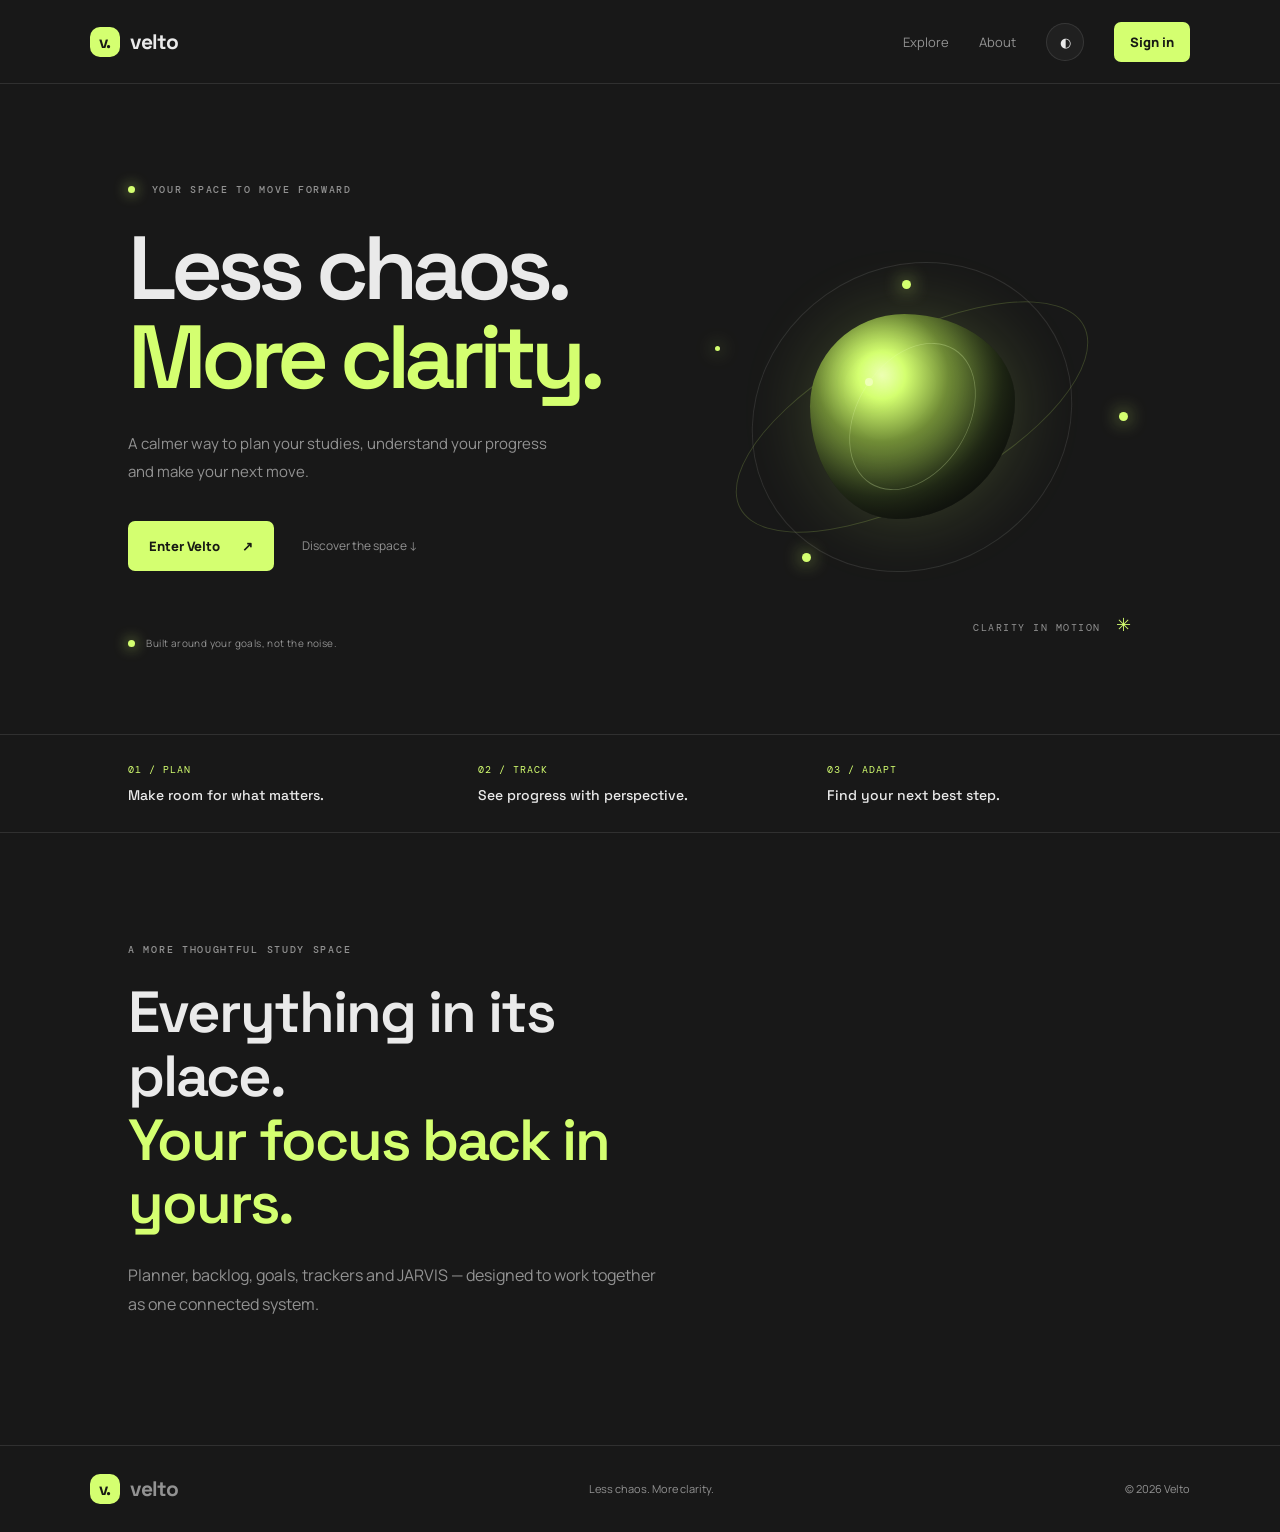
<file: index.html>
<!doctype html>
<html lang="en">
<head>
  <meta charset="utf-8"><meta name="viewport" content="width=device-width,initial-scale=1">
  <meta name="theme-color" content="#181818"><meta name="description" content="Velto — Less chaos. More clarity.">
  <title>Velto — Less chaos. More clarity.</title><link rel="stylesheet" href="css/global.css">
</head>
<body class="landing">
  <header class="topbar"><a class="brand" href="index.html"><span class="brand-mark">v.</span> velto</a><nav class="top-links"><a href="#features">Explore</a><a href="#about">About</a><button class="icon-button" data-theme-toggle aria-label="Toggle theme">◐</button><a class="button button-small" href="login.html">Sign in</a></nav></header>
  <main class="hero-wrap">
    <div class="hero-copy"><div class="eyebrow"><span class="pulse"></span> YOUR SPACE TO MOVE FORWARD</div><h1>Less chaos.<br><span>More clarity.</span></h1><p class="hero-sub">A calmer way to plan your studies, understand your progress and make your next move.</p><div class="hero-actions"><a class="button" href="signup.html">Enter Velto <span>↗</span></a><a class="text-link" href="#features">Discover the space <span>↓</span></a></div><div class="hero-note"><span class="tiny-dot"></span> Built around your goals, not the noise.</div></div>
    <div class="hero-art" aria-label="Abstract neural network visual"><div class="orbit orbit-one"></div><div class="orbit orbit-two"></div><div class="orb-core"><span></span></div><i class="node node-a"></i><i class="node node-b"></i><i class="node node-c"></i><i class="node node-d"></i><div class="art-caption">CLARITY IN MOTION <span>✳</span></div></div>
  </main>
  <section class="feature-strip" id="features"><div><span>01 / PLAN</span><strong>Make room for what matters.</strong></div><div><span>02 / TRACK</span><strong>See progress with perspective.</strong></div><div><span>03 / ADAPT</span><strong>Find your next best step.</strong></div></section>
  <section class="below" id="about"><p class="eyebrow">A MORE THOUGHTFUL STUDY SPACE</p><h2>Everything in its place.<br><em>Your focus back in yours.</em></h2><p>Planner, backlog, goals, trackers and JARVIS — designed to work together as one connected system.</p></section>
  <footer class="footer"><a class="brand" href="index.html"><span class="brand-mark">v.</span> velto</a><span>Less chaos. More clarity.</span><span>© 2026 Velto</span></footer>
  <script src="app.js"></script>
</body></html>
</file>
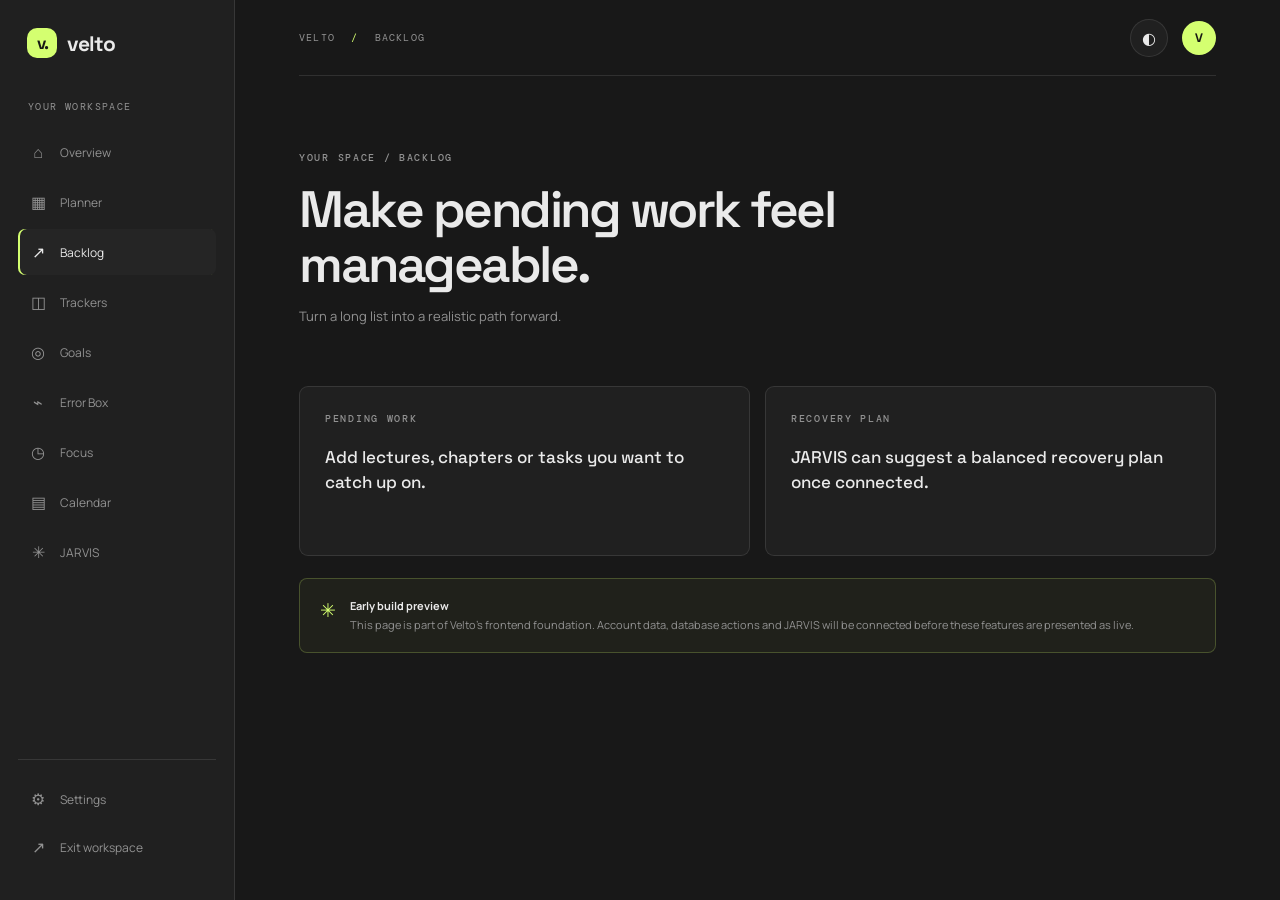
<file: backlog.html>
<!doctype html><html lang="en"><head><meta charset="utf-8"><meta name="viewport" content="width=device-width,initial-scale=1"><title>Backlog — Velto</title><link rel="stylesheet" href="css/global.css"></head><body class="app-page"><aside class="sidebar"><a class="brand" href="dashboard.html"><span class="brand-mark">v.</span> velto</a><p class="side-label">YOUR WORKSPACE</p><a class="side-link " href="dashboard.html"><span>⌂</span>Overview</a><a class="side-link " href="planner.html"><span>▦</span>Planner</a><a class="side-link active" href="backlog.html"><span>↗</span>Backlog</a><a class="side-link " href="trackers.html"><span>◫</span>Trackers</a><a class="side-link " href="goals.html"><span>◎</span>Goals</a><a class="side-link " href="error-box.html"><span>⌁</span>Error Box</a><a class="side-link " href="focus.html"><span>◷</span>Focus</a><a class="side-link " href="calendar.html"><span>▤</span>Calendar</a><a class="side-link " href="jarvis.html"><span>✳</span>JARVIS</a><div class="sidebar-bottom"><a class="side-link" href="profile.html"><span>⚙</span>Settings</a><a class="side-link" href="index.html"><span>↗</span>Exit workspace</a></div></aside><main class="app-main"><header class="app-top"><button class="icon-button mobile-menu" data-menu-toggle aria-label="Toggle navigation">☰</button><span class="breadcrumb">VELTO <span>/</span> BACKLOG</span><div class="top-right"><button class="icon-button" data-theme-toggle aria-label="Toggle theme">◐</button><a class="avatar" href="profile.html">V</a></div></header><section class="page-intro"><p class="eyebrow">YOUR SPACE / BACKLOG</p><h1>Make pending work feel manageable.</h1><p class="muted">Turn a long list into a realistic path forward.</p></section><section class="module-grid"><article class="module-card"><p class="eyebrow">PENDING WORK</p><h3>Add lectures, chapters or tasks you want to catch up on.</h3></article><article class="module-card"><p class="eyebrow">RECOVERY PLAN</p><h3>JARVIS can suggest a balanced recovery plan once connected.</h3></article></section><div class="notice"><span>✳</span><p><strong>Early build preview</strong><br>This page is part of Velto's frontend foundation. Account data, database actions and JARVIS will be connected before these features are presented as live.</p></div></main><script src="js/app.js"></script></body></html>
</file>
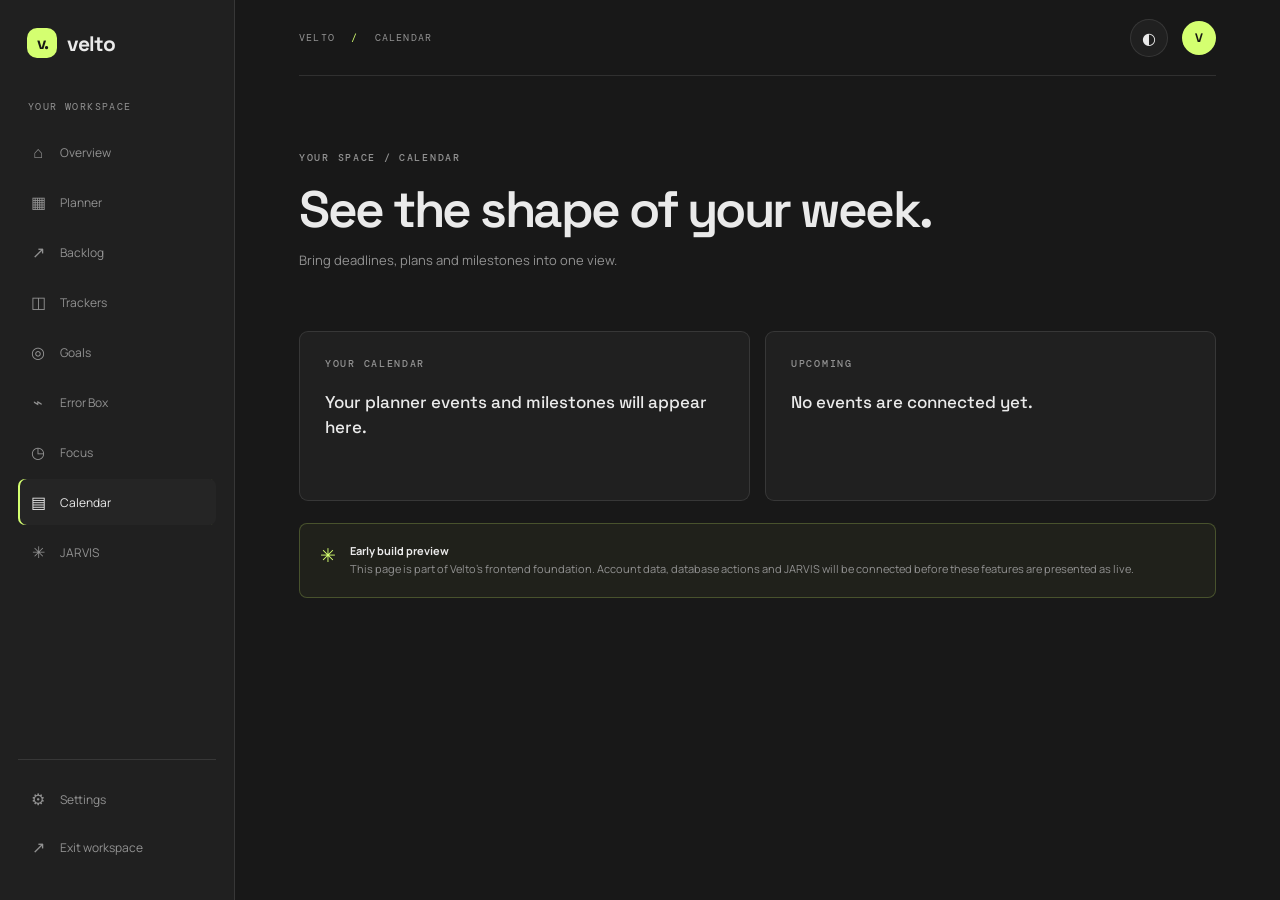
<file: calendar.html>
<!doctype html><html lang="en"><head><meta charset="utf-8"><meta name="viewport" content="width=device-width,initial-scale=1"><title>Calendar — Velto</title><link rel="stylesheet" href="css/global.css"></head><body class="app-page"><aside class="sidebar"><a class="brand" href="dashboard.html"><span class="brand-mark">v.</span> velto</a><p class="side-label">YOUR WORKSPACE</p><a class="side-link " href="dashboard.html"><span>⌂</span>Overview</a><a class="side-link " href="planner.html"><span>▦</span>Planner</a><a class="side-link " href="backlog.html"><span>↗</span>Backlog</a><a class="side-link " href="trackers.html"><span>◫</span>Trackers</a><a class="side-link " href="goals.html"><span>◎</span>Goals</a><a class="side-link " href="error-box.html"><span>⌁</span>Error Box</a><a class="side-link " href="focus.html"><span>◷</span>Focus</a><a class="side-link active" href="calendar.html"><span>▤</span>Calendar</a><a class="side-link " href="jarvis.html"><span>✳</span>JARVIS</a><div class="sidebar-bottom"><a class="side-link" href="profile.html"><span>⚙</span>Settings</a><a class="side-link" href="index.html"><span>↗</span>Exit workspace</a></div></aside><main class="app-main"><header class="app-top"><button class="icon-button mobile-menu" data-menu-toggle aria-label="Toggle navigation">☰</button><span class="breadcrumb">VELTO <span>/</span> CALENDAR</span><div class="top-right"><button class="icon-button" data-theme-toggle aria-label="Toggle theme">◐</button><a class="avatar" href="profile.html">V</a></div></header><section class="page-intro"><p class="eyebrow">YOUR SPACE / CALENDAR</p><h1>See the shape of your week.</h1><p class="muted">Bring deadlines, plans and milestones into one view.</p></section><section class="module-grid"><article class="module-card"><p class="eyebrow">YOUR CALENDAR</p><h3>Your planner events and milestones will appear here.</h3></article><article class="module-card"><p class="eyebrow">UPCOMING</p><h3>No events are connected yet.</h3></article></section><div class="notice"><span>✳</span><p><strong>Early build preview</strong><br>This page is part of Velto's frontend foundation. Account data, database actions and JARVIS will be connected before these features are presented as live.</p></div></main><script src="js/app.js"></script></body></html>
</file>
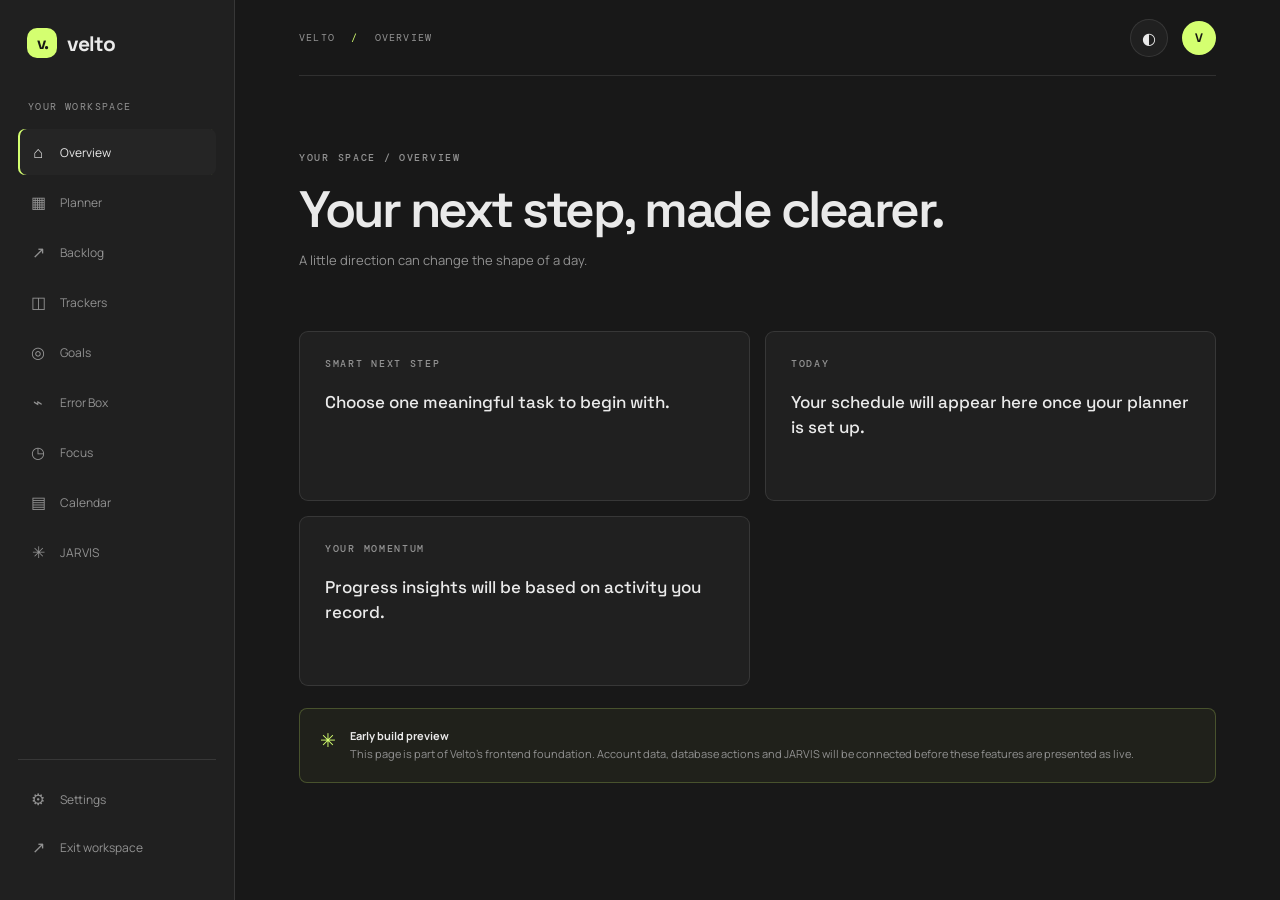
<file: dashboard.html>
<!doctype html><html lang="en"><head><meta charset="utf-8"><meta name="viewport" content="width=device-width,initial-scale=1"><title>Overview — Velto</title><link rel="stylesheet" href="css/global.css"></head><body class="app-page"><aside class="sidebar"><a class="brand" href="dashboard.html"><span class="brand-mark">v.</span> velto</a><p class="side-label">YOUR WORKSPACE</p><a class="side-link active" href="dashboard.html"><span>⌂</span>Overview</a><a class="side-link " href="planner.html"><span>▦</span>Planner</a><a class="side-link " href="backlog.html"><span>↗</span>Backlog</a><a class="side-link " href="trackers.html"><span>◫</span>Trackers</a><a class="side-link " href="goals.html"><span>◎</span>Goals</a><a class="side-link " href="error-box.html"><span>⌁</span>Error Box</a><a class="side-link " href="focus.html"><span>◷</span>Focus</a><a class="side-link " href="calendar.html"><span>▤</span>Calendar</a><a class="side-link " href="jarvis.html"><span>✳</span>JARVIS</a><div class="sidebar-bottom"><a class="side-link" href="profile.html"><span>⚙</span>Settings</a><a class="side-link" href="index.html"><span>↗</span>Exit workspace</a></div></aside><main class="app-main"><header class="app-top"><button class="icon-button mobile-menu" data-menu-toggle aria-label="Toggle navigation">☰</button><span class="breadcrumb">VELTO <span>/</span> OVERVIEW</span><div class="top-right"><button class="icon-button" data-theme-toggle aria-label="Toggle theme">◐</button><a class="avatar" href="profile.html">V</a></div></header><section class="page-intro"><p class="eyebrow">YOUR SPACE / OVERVIEW</p><h1>Your next step, made clearer.</h1><p class="muted">A little direction can change the shape of a day.</p></section><section class="module-grid"><article class="module-card"><p class="eyebrow">SMART NEXT STEP</p><h3>Choose one meaningful task to begin with.</h3></article><article class="module-card"><p class="eyebrow">TODAY</p><h3>Your schedule will appear here once your planner is set up.</h3></article><article class="module-card"><p class="eyebrow">YOUR MOMENTUM</p><h3>Progress insights will be based on activity you record.</h3></article></section><div class="notice"><span>✳</span><p><strong>Early build preview</strong><br>This page is part of Velto's frontend foundation. Account data, database actions and JARVIS will be connected before these features are presented as live.</p></div></main><script src="js/app.js"></script></body></html>
</file>
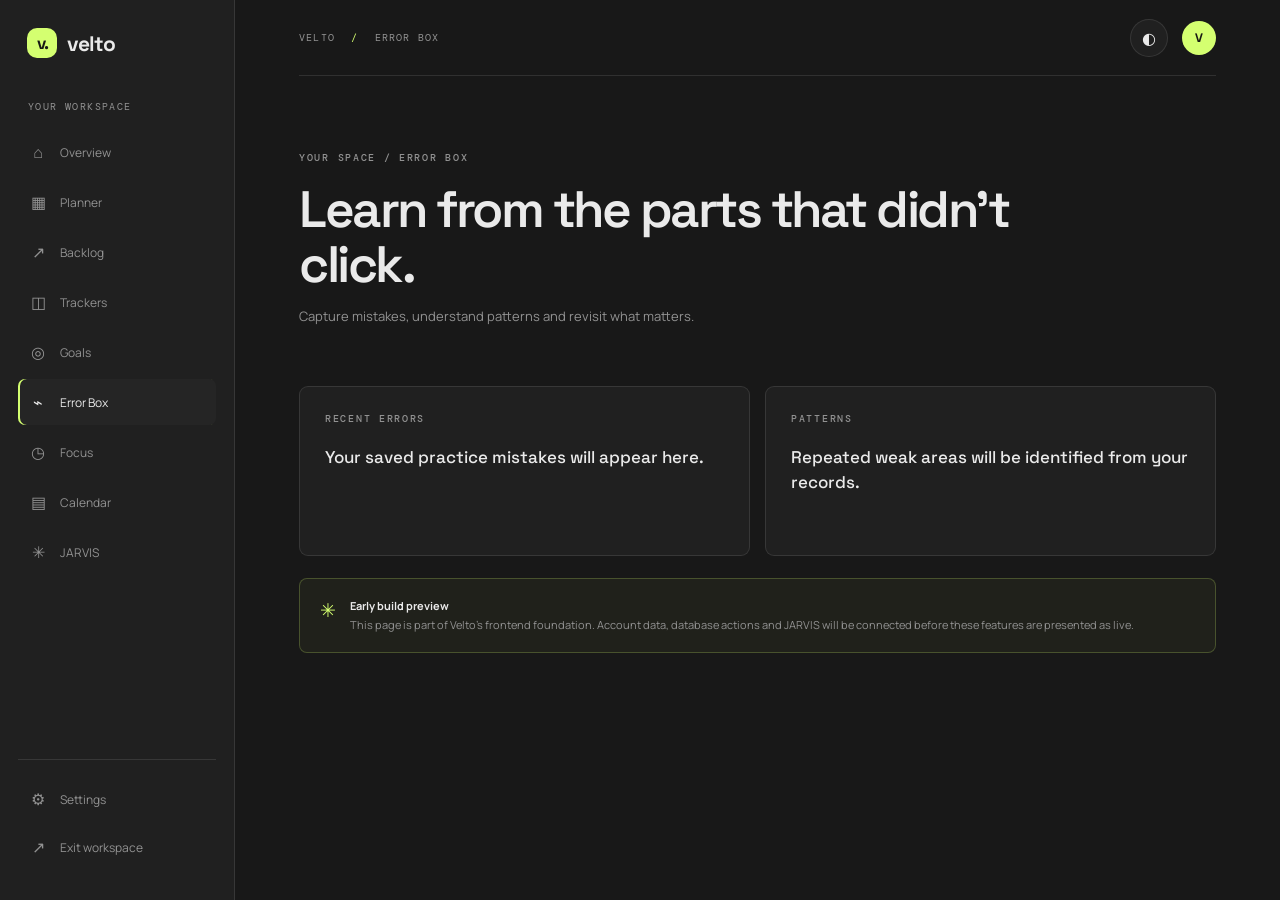
<file: error-box.html>
<!doctype html><html lang="en"><head><meta charset="utf-8"><meta name="viewport" content="width=device-width,initial-scale=1"><title>Error Box — Velto</title><link rel="stylesheet" href="css/global.css"></head><body class="app-page"><aside class="sidebar"><a class="brand" href="dashboard.html"><span class="brand-mark">v.</span> velto</a><p class="side-label">YOUR WORKSPACE</p><a class="side-link " href="dashboard.html"><span>⌂</span>Overview</a><a class="side-link " href="planner.html"><span>▦</span>Planner</a><a class="side-link " href="backlog.html"><span>↗</span>Backlog</a><a class="side-link " href="trackers.html"><span>◫</span>Trackers</a><a class="side-link " href="goals.html"><span>◎</span>Goals</a><a class="side-link active" href="error-box.html"><span>⌁</span>Error Box</a><a class="side-link " href="focus.html"><span>◷</span>Focus</a><a class="side-link " href="calendar.html"><span>▤</span>Calendar</a><a class="side-link " href="jarvis.html"><span>✳</span>JARVIS</a><div class="sidebar-bottom"><a class="side-link" href="profile.html"><span>⚙</span>Settings</a><a class="side-link" href="index.html"><span>↗</span>Exit workspace</a></div></aside><main class="app-main"><header class="app-top"><button class="icon-button mobile-menu" data-menu-toggle aria-label="Toggle navigation">☰</button><span class="breadcrumb">VELTO <span>/</span> ERROR BOX</span><div class="top-right"><button class="icon-button" data-theme-toggle aria-label="Toggle theme">◐</button><a class="avatar" href="profile.html">V</a></div></header><section class="page-intro"><p class="eyebrow">YOUR SPACE / ERROR BOX</p><h1>Learn from the parts that didn't click.</h1><p class="muted">Capture mistakes, understand patterns and revisit what matters.</p></section><section class="module-grid"><article class="module-card"><p class="eyebrow">RECENT ERRORS</p><h3>Your saved practice mistakes will appear here.</h3></article><article class="module-card"><p class="eyebrow">PATTERNS</p><h3>Repeated weak areas will be identified from your records.</h3></article></section><div class="notice"><span>✳</span><p><strong>Early build preview</strong><br>This page is part of Velto's frontend foundation. Account data, database actions and JARVIS will be connected before these features are presented as live.</p></div></main><script src="js/app.js"></script></body></html>
</file>
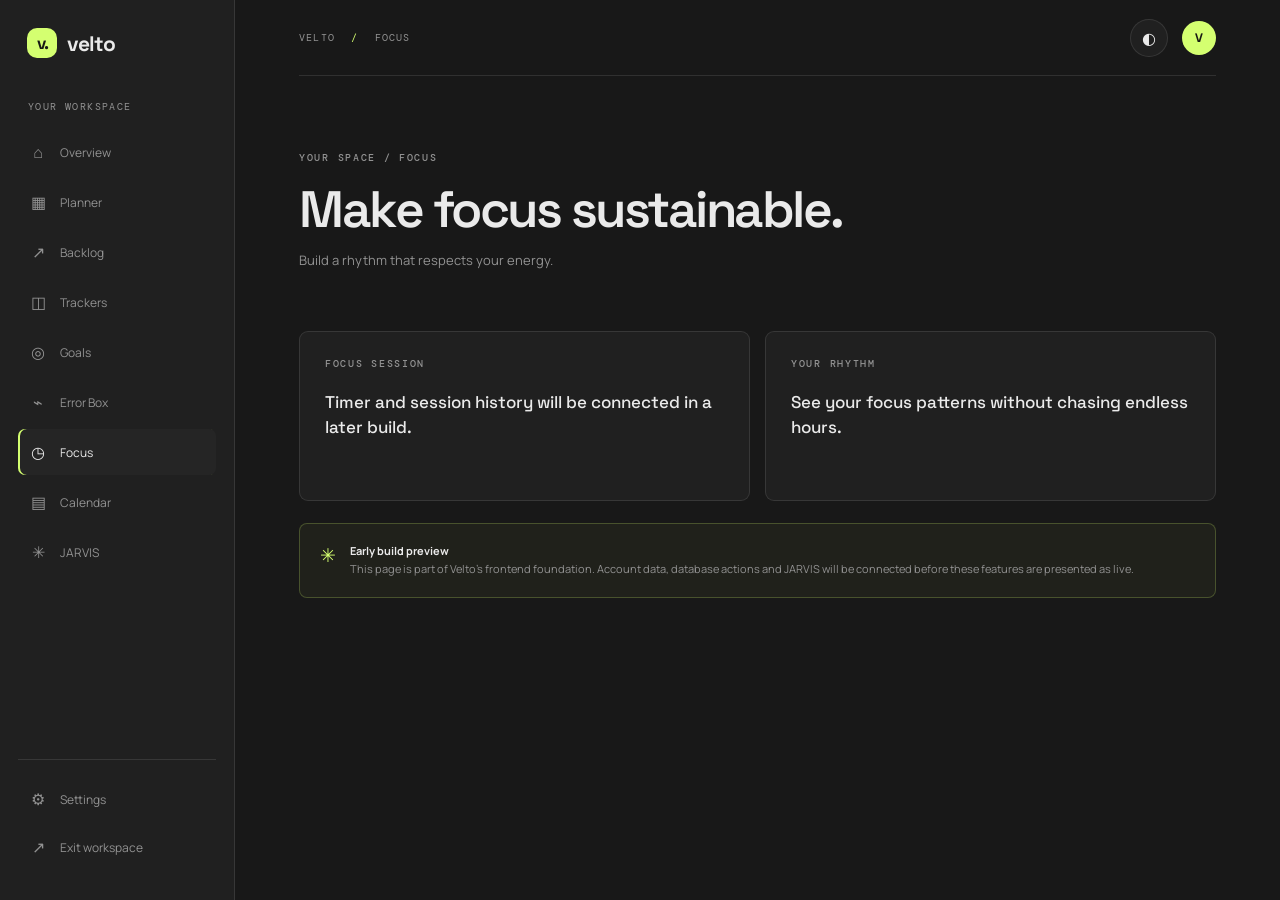
<file: focus.html>
<!doctype html><html lang="en"><head><meta charset="utf-8"><meta name="viewport" content="width=device-width,initial-scale=1"><title>Focus — Velto</title><link rel="stylesheet" href="css/global.css"></head><body class="app-page"><aside class="sidebar"><a class="brand" href="dashboard.html"><span class="brand-mark">v.</span> velto</a><p class="side-label">YOUR WORKSPACE</p><a class="side-link " href="dashboard.html"><span>⌂</span>Overview</a><a class="side-link " href="planner.html"><span>▦</span>Planner</a><a class="side-link " href="backlog.html"><span>↗</span>Backlog</a><a class="side-link " href="trackers.html"><span>◫</span>Trackers</a><a class="side-link " href="goals.html"><span>◎</span>Goals</a><a class="side-link " href="error-box.html"><span>⌁</span>Error Box</a><a class="side-link active" href="focus.html"><span>◷</span>Focus</a><a class="side-link " href="calendar.html"><span>▤</span>Calendar</a><a class="side-link " href="jarvis.html"><span>✳</span>JARVIS</a><div class="sidebar-bottom"><a class="side-link" href="profile.html"><span>⚙</span>Settings</a><a class="side-link" href="index.html"><span>↗</span>Exit workspace</a></div></aside><main class="app-main"><header class="app-top"><button class="icon-button mobile-menu" data-menu-toggle aria-label="Toggle navigation">☰</button><span class="breadcrumb">VELTO <span>/</span> FOCUS</span><div class="top-right"><button class="icon-button" data-theme-toggle aria-label="Toggle theme">◐</button><a class="avatar" href="profile.html">V</a></div></header><section class="page-intro"><p class="eyebrow">YOUR SPACE / FOCUS</p><h1>Make focus sustainable.</h1><p class="muted">Build a rhythm that respects your energy.</p></section><section class="module-grid"><article class="module-card"><p class="eyebrow">FOCUS SESSION</p><h3>Timer and session history will be connected in a later build.</h3></article><article class="module-card"><p class="eyebrow">YOUR RHYTHM</p><h3>See your focus patterns without chasing endless hours.</h3></article></section><div class="notice"><span>✳</span><p><strong>Early build preview</strong><br>This page is part of Velto's frontend foundation. Account data, database actions and JARVIS will be connected before these features are presented as live.</p></div></main><script src="js/app.js"></script></body></html>
</file>
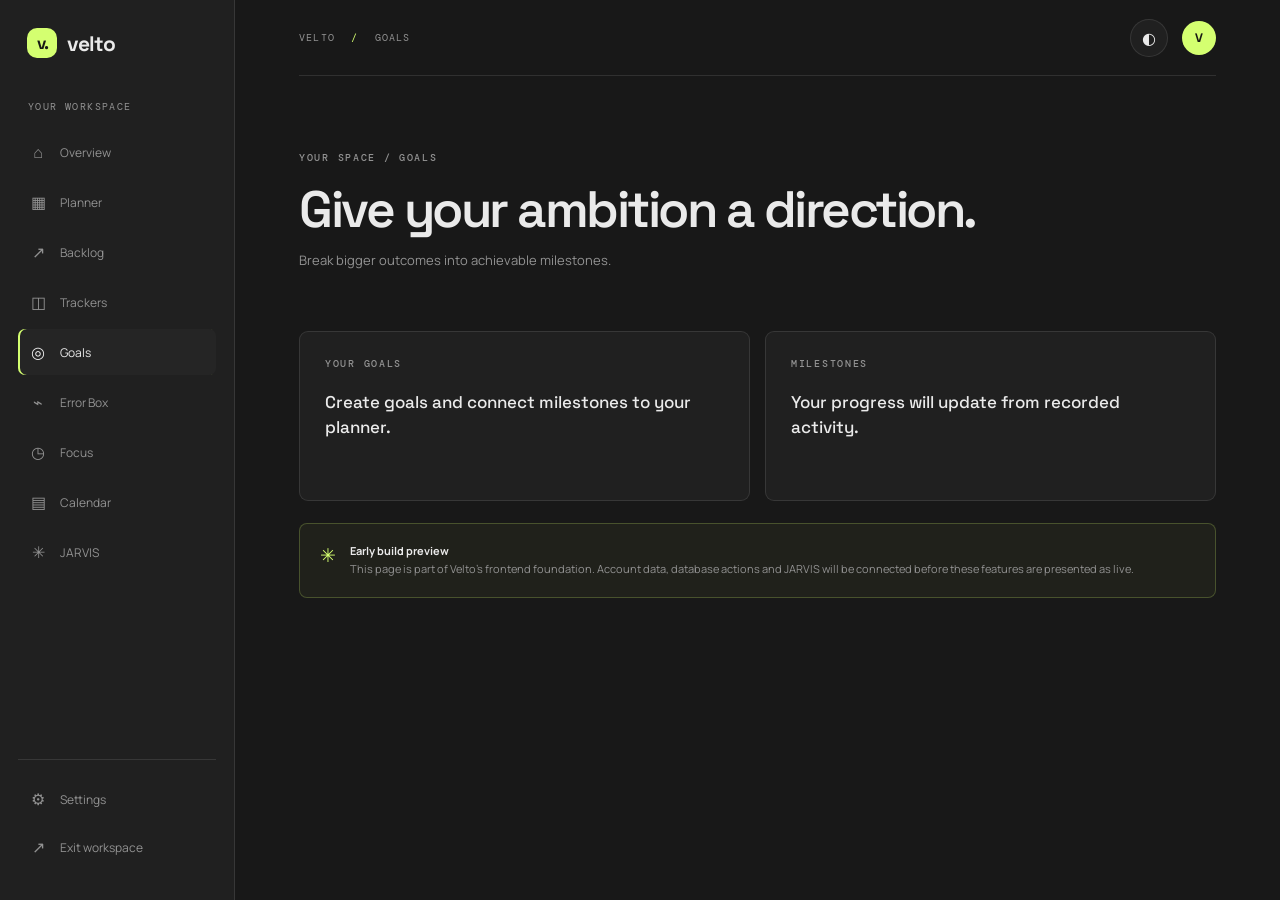
<file: goals.html>
<!doctype html><html lang="en"><head><meta charset="utf-8"><meta name="viewport" content="width=device-width,initial-scale=1"><title>Goals — Velto</title><link rel="stylesheet" href="css/global.css"></head><body class="app-page"><aside class="sidebar"><a class="brand" href="dashboard.html"><span class="brand-mark">v.</span> velto</a><p class="side-label">YOUR WORKSPACE</p><a class="side-link " href="dashboard.html"><span>⌂</span>Overview</a><a class="side-link " href="planner.html"><span>▦</span>Planner</a><a class="side-link " href="backlog.html"><span>↗</span>Backlog</a><a class="side-link " href="trackers.html"><span>◫</span>Trackers</a><a class="side-link active" href="goals.html"><span>◎</span>Goals</a><a class="side-link " href="error-box.html"><span>⌁</span>Error Box</a><a class="side-link " href="focus.html"><span>◷</span>Focus</a><a class="side-link " href="calendar.html"><span>▤</span>Calendar</a><a class="side-link " href="jarvis.html"><span>✳</span>JARVIS</a><div class="sidebar-bottom"><a class="side-link" href="profile.html"><span>⚙</span>Settings</a><a class="side-link" href="index.html"><span>↗</span>Exit workspace</a></div></aside><main class="app-main"><header class="app-top"><button class="icon-button mobile-menu" data-menu-toggle aria-label="Toggle navigation">☰</button><span class="breadcrumb">VELTO <span>/</span> GOALS</span><div class="top-right"><button class="icon-button" data-theme-toggle aria-label="Toggle theme">◐</button><a class="avatar" href="profile.html">V</a></div></header><section class="page-intro"><p class="eyebrow">YOUR SPACE / GOALS</p><h1>Give your ambition a direction.</h1><p class="muted">Break bigger outcomes into achievable milestones.</p></section><section class="module-grid"><article class="module-card"><p class="eyebrow">YOUR GOALS</p><h3>Create goals and connect milestones to your planner.</h3></article><article class="module-card"><p class="eyebrow">MILESTONES</p><h3>Your progress will update from recorded activity.</h3></article></section><div class="notice"><span>✳</span><p><strong>Early build preview</strong><br>This page is part of Velto's frontend foundation. Account data, database actions and JARVIS will be connected before these features are presented as live.</p></div></main><script src="js/app.js"></script></body></html>
</file>
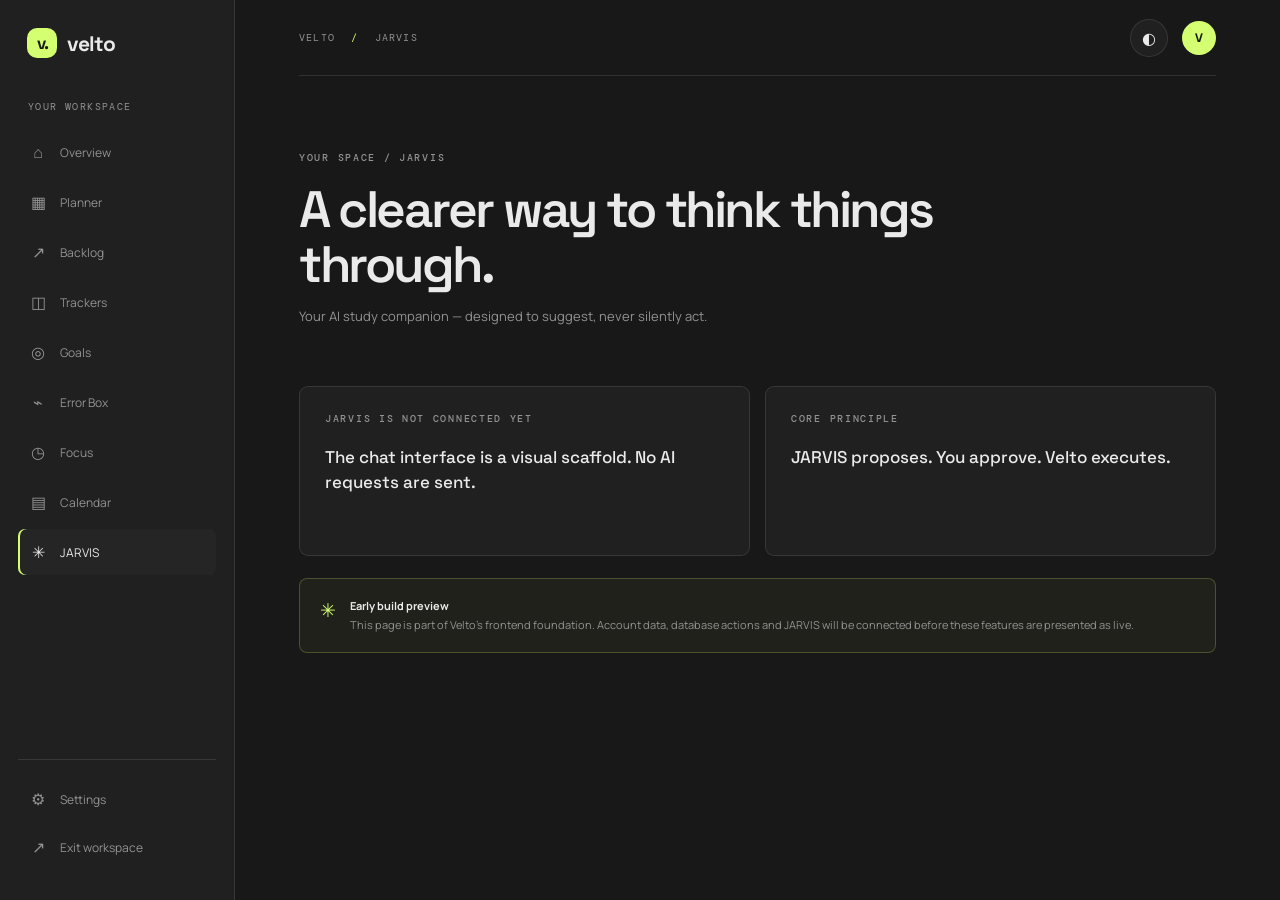
<file: jarvis.html>
<!doctype html><html lang="en"><head><meta charset="utf-8"><meta name="viewport" content="width=device-width,initial-scale=1"><title>JARVIS — Velto</title><link rel="stylesheet" href="css/global.css"></head><body class="app-page"><aside class="sidebar"><a class="brand" href="dashboard.html"><span class="brand-mark">v.</span> velto</a><p class="side-label">YOUR WORKSPACE</p><a class="side-link " href="dashboard.html"><span>⌂</span>Overview</a><a class="side-link " href="planner.html"><span>▦</span>Planner</a><a class="side-link " href="backlog.html"><span>↗</span>Backlog</a><a class="side-link " href="trackers.html"><span>◫</span>Trackers</a><a class="side-link " href="goals.html"><span>◎</span>Goals</a><a class="side-link " href="error-box.html"><span>⌁</span>Error Box</a><a class="side-link " href="focus.html"><span>◷</span>Focus</a><a class="side-link " href="calendar.html"><span>▤</span>Calendar</a><a class="side-link active" href="jarvis.html"><span>✳</span>JARVIS</a><div class="sidebar-bottom"><a class="side-link" href="profile.html"><span>⚙</span>Settings</a><a class="side-link" href="index.html"><span>↗</span>Exit workspace</a></div></aside><main class="app-main"><header class="app-top"><button class="icon-button mobile-menu" data-menu-toggle aria-label="Toggle navigation">☰</button><span class="breadcrumb">VELTO <span>/</span> JARVIS</span><div class="top-right"><button class="icon-button" data-theme-toggle aria-label="Toggle theme">◐</button><a class="avatar" href="profile.html">V</a></div></header><section class="page-intro"><p class="eyebrow">YOUR SPACE / JARVIS</p><h1>A clearer way to think things through.</h1><p class="muted">Your AI study companion — designed to suggest, never silently act.</p></section><section class="module-grid"><article class="module-card"><p class="eyebrow">JARVIS IS NOT CONNECTED YET</p><h3>The chat interface is a visual scaffold. No AI requests are sent.</h3></article><article class="module-card"><p class="eyebrow">CORE PRINCIPLE</p><h3>JARVIS proposes. You approve. Velto executes.</h3></article></section><div class="notice"><span>✳</span><p><strong>Early build preview</strong><br>This page is part of Velto's frontend foundation. Account data, database actions and JARVIS will be connected before these features are presented as live.</p></div></main><script src="js/app.js"></script></body></html>
</file>
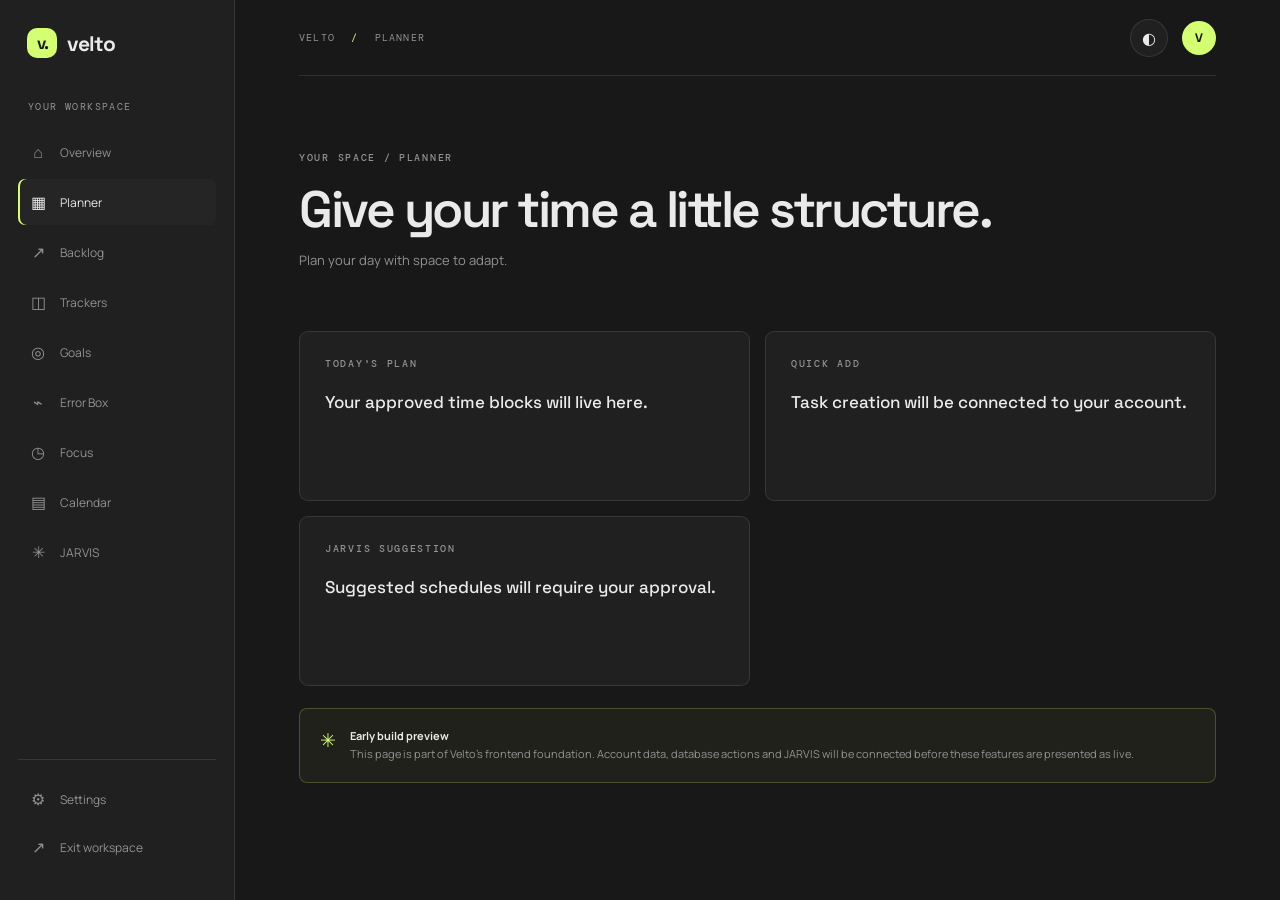
<file: planner.html>
<!doctype html><html lang="en"><head><meta charset="utf-8"><meta name="viewport" content="width=device-width,initial-scale=1"><title>Planner — Velto</title><link rel="stylesheet" href="css/global.css"></head><body class="app-page"><aside class="sidebar"><a class="brand" href="dashboard.html"><span class="brand-mark">v.</span> velto</a><p class="side-label">YOUR WORKSPACE</p><a class="side-link " href="dashboard.html"><span>⌂</span>Overview</a><a class="side-link active" href="planner.html"><span>▦</span>Planner</a><a class="side-link " href="backlog.html"><span>↗</span>Backlog</a><a class="side-link " href="trackers.html"><span>◫</span>Trackers</a><a class="side-link " href="goals.html"><span>◎</span>Goals</a><a class="side-link " href="error-box.html"><span>⌁</span>Error Box</a><a class="side-link " href="focus.html"><span>◷</span>Focus</a><a class="side-link " href="calendar.html"><span>▤</span>Calendar</a><a class="side-link " href="jarvis.html"><span>✳</span>JARVIS</a><div class="sidebar-bottom"><a class="side-link" href="profile.html"><span>⚙</span>Settings</a><a class="side-link" href="index.html"><span>↗</span>Exit workspace</a></div></aside><main class="app-main"><header class="app-top"><button class="icon-button mobile-menu" data-menu-toggle aria-label="Toggle navigation">☰</button><span class="breadcrumb">VELTO <span>/</span> PLANNER</span><div class="top-right"><button class="icon-button" data-theme-toggle aria-label="Toggle theme">◐</button><a class="avatar" href="profile.html">V</a></div></header><section class="page-intro"><p class="eyebrow">YOUR SPACE / PLANNER</p><h1>Give your time a little structure.</h1><p class="muted">Plan your day with space to adapt.</p></section><section class="module-grid"><article class="module-card"><p class="eyebrow">TODAY'S PLAN</p><h3>Your approved time blocks will live here.</h3></article><article class="module-card"><p class="eyebrow">QUICK ADD</p><h3>Task creation will be connected to your account.</h3></article><article class="module-card"><p class="eyebrow">JARVIS SUGGESTION</p><h3>Suggested schedules will require your approval.</h3></article></section><div class="notice"><span>✳</span><p><strong>Early build preview</strong><br>This page is part of Velto's frontend foundation. Account data, database actions and JARVIS will be connected before these features are presented as live.</p></div></main><script src="js/app.js"></script></body></html>
</file>
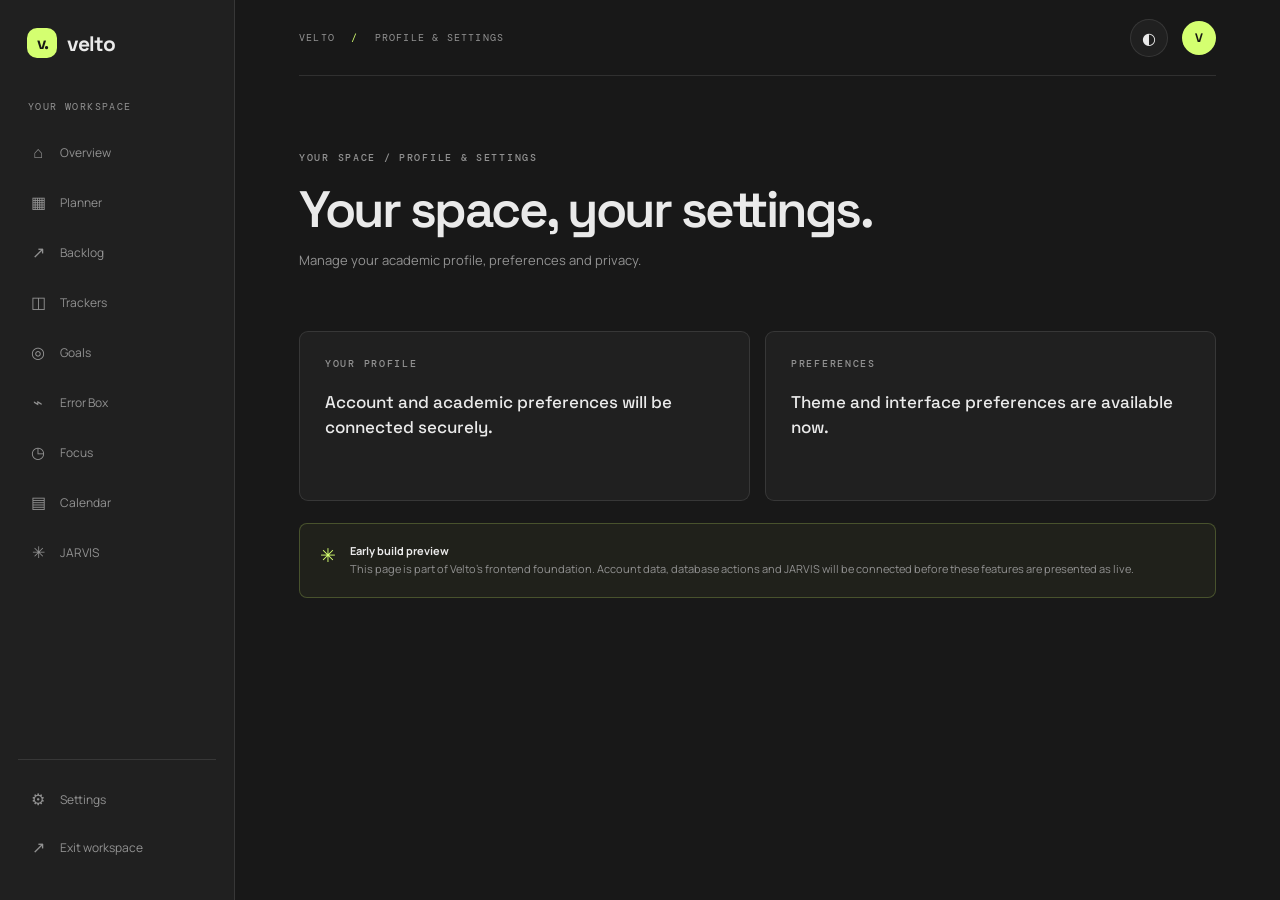
<file: profile.html>
<!doctype html><html lang="en"><head><meta charset="utf-8"><meta name="viewport" content="width=device-width,initial-scale=1"><title>Profile & settings — Velto</title><link rel="stylesheet" href="css/global.css"></head><body class="app-page"><aside class="sidebar"><a class="brand" href="dashboard.html"><span class="brand-mark">v.</span> velto</a><p class="side-label">YOUR WORKSPACE</p><a class="side-link " href="dashboard.html"><span>⌂</span>Overview</a><a class="side-link " href="planner.html"><span>▦</span>Planner</a><a class="side-link " href="backlog.html"><span>↗</span>Backlog</a><a class="side-link " href="trackers.html"><span>◫</span>Trackers</a><a class="side-link " href="goals.html"><span>◎</span>Goals</a><a class="side-link " href="error-box.html"><span>⌁</span>Error Box</a><a class="side-link " href="focus.html"><span>◷</span>Focus</a><a class="side-link " href="calendar.html"><span>▤</span>Calendar</a><a class="side-link " href="jarvis.html"><span>✳</span>JARVIS</a><div class="sidebar-bottom"><a class="side-link" href="profile.html"><span>⚙</span>Settings</a><a class="side-link" href="index.html"><span>↗</span>Exit workspace</a></div></aside><main class="app-main"><header class="app-top"><button class="icon-button mobile-menu" data-menu-toggle aria-label="Toggle navigation">☰</button><span class="breadcrumb">VELTO <span>/</span> PROFILE & SETTINGS</span><div class="top-right"><button class="icon-button" data-theme-toggle aria-label="Toggle theme">◐</button><a class="avatar" href="profile.html">V</a></div></header><section class="page-intro"><p class="eyebrow">YOUR SPACE / PROFILE & SETTINGS</p><h1>Your space, your settings.</h1><p class="muted">Manage your academic profile, preferences and privacy.</p></section><section class="module-grid"><article class="module-card"><p class="eyebrow">YOUR PROFILE</p><h3>Account and academic preferences will be connected securely.</h3></article><article class="module-card"><p class="eyebrow">PREFERENCES</p><h3>Theme and interface preferences are available now.</h3></article></section><div class="notice"><span>✳</span><p><strong>Early build preview</strong><br>This page is part of Velto's frontend foundation. Account data, database actions and JARVIS will be connected before these features are presented as live.</p></div></main><script src="js/app.js"></script></body></html>
</file>
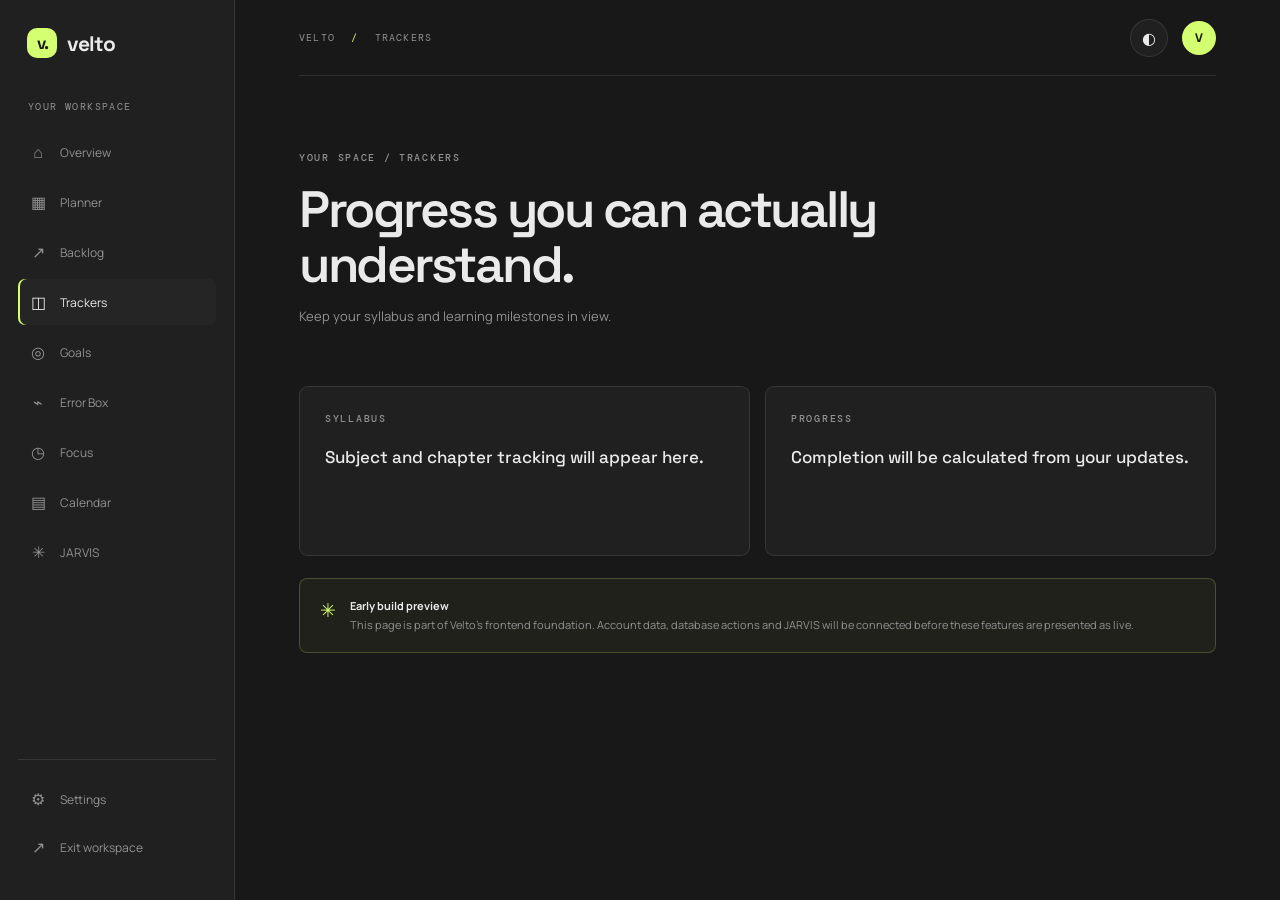
<file: trackers.html>
<!doctype html><html lang="en"><head><meta charset="utf-8"><meta name="viewport" content="width=device-width,initial-scale=1"><title>Trackers — Velto</title><link rel="stylesheet" href="css/global.css"></head><body class="app-page"><aside class="sidebar"><a class="brand" href="dashboard.html"><span class="brand-mark">v.</span> velto</a><p class="side-label">YOUR WORKSPACE</p><a class="side-link " href="dashboard.html"><span>⌂</span>Overview</a><a class="side-link " href="planner.html"><span>▦</span>Planner</a><a class="side-link " href="backlog.html"><span>↗</span>Backlog</a><a class="side-link active" href="trackers.html"><span>◫</span>Trackers</a><a class="side-link " href="goals.html"><span>◎</span>Goals</a><a class="side-link " href="error-box.html"><span>⌁</span>Error Box</a><a class="side-link " href="focus.html"><span>◷</span>Focus</a><a class="side-link " href="calendar.html"><span>▤</span>Calendar</a><a class="side-link " href="jarvis.html"><span>✳</span>JARVIS</a><div class="sidebar-bottom"><a class="side-link" href="profile.html"><span>⚙</span>Settings</a><a class="side-link" href="index.html"><span>↗</span>Exit workspace</a></div></aside><main class="app-main"><header class="app-top"><button class="icon-button mobile-menu" data-menu-toggle aria-label="Toggle navigation">☰</button><span class="breadcrumb">VELTO <span>/</span> TRACKERS</span><div class="top-right"><button class="icon-button" data-theme-toggle aria-label="Toggle theme">◐</button><a class="avatar" href="profile.html">V</a></div></header><section class="page-intro"><p class="eyebrow">YOUR SPACE / TRACKERS</p><h1>Progress you can actually understand.</h1><p class="muted">Keep your syllabus and learning milestones in view.</p></section><section class="module-grid"><article class="module-card"><p class="eyebrow">SYLLABUS</p><h3>Subject and chapter tracking will appear here.</h3></article><article class="module-card"><p class="eyebrow">PROGRESS</p><h3>Completion will be calculated from your updates.</h3></article></section><div class="notice"><span>✳</span><p><strong>Early build preview</strong><br>This page is part of Velto's frontend foundation. Account data, database actions and JARVIS will be connected before these features are presented as live.</p></div></main><script src="js/app.js"></script></body></html>
</file>
<file: css/global.css>
@import url('https://fonts.googleapis.com/css2?family=DM+Mono:wght@400;500&family=Manrope:wght@400;500;600;700;800&family=Space+Grotesk:wght@400;500;600;700&display=swap');

:root {
  --bg: #181818;
  --surface: #202020;
  --surface2: #252525;
  --text: #eaeaea;
  --muted: #929292;
  --line: rgba(255,255,255,.10);
  --lime: #d4ff70;
  --ink: #181818;
  --shadow: 0 24px 80px rgba(0,0,0,.24);
}

[data-theme="light"] {
  --bg: #f4f4ef;
  --surface: #ffffff;
  --surface2: #ecece5;
  --text: #20211d;
  --muted: #73756e;
  --line: rgba(20,20,20,.12);
  --lime: #b5dc4d;
  --ink: #181818;
  --shadow: 0 24px 80px rgba(0,0,0,.08);
}

* { box-sizing: border-box; }

html { scroll-behavior: smooth; }

body {
  margin: 0;
  background: var(--bg);
  color: var(--text);
  font-family: Manrope, sans-serif;
  transition: background .25s, color .25s;
}

a { color: inherit; text-decoration: none; }
button, input { font: inherit; }

.brand {
  display: inline-flex;
  align-items: center;
  gap: 10px;
  font: 700 21px 'Space Grotesk';
  letter-spacing: -1px;
}

.brand-mark {
  display: grid;
  place-items: center;
  width: 30px;
  height: 30px;
  border-radius: 10px;
  background: var(--lime);
  color: #171914;
  font-size: 17px;
}

.topbar {
  height: 84px;
  display: flex;
  align-items: center;
  justify-content: space-between;
  padding: 0 7vw;
  border-bottom: 1px solid var(--line);
}

.top-links {
  display: flex;
  align-items: center;
  gap: 30px;
  font-size: 13px;
  color: var(--muted);
}

.top-links a:hover,
.text-link:hover { color: var(--text); }

.button {
  display: inline-flex;
  align-items: center;
  justify-content: center;
  gap: 22px;
  background: var(--lime);
  color: #181a14;
  padding: 16px 21px;
  border: 0;
  border-radius: 7px;
  font-weight: 800;
  font-size: 13px;
  cursor: pointer;
  transition: transform .2s, filter .2s;
}

.button:hover {
  transform: translateY(-2px);
  filter: brightness(1.05);
}

.button-small { padding: 11px 16px; }

.icon-button {
  border: 1px solid var(--line);
  background: var(--surface);
  color: var(--text);
  width: 38px;
  height: 38px;
  border-radius: 50%;
  cursor: pointer;
}

/* LANDING PAGE */

.hero-wrap {
  min-height: 650px;
  padding: 80px 10vw 65px;
  display: grid;
  grid-template-columns: 1fr 1fr;
  align-items: center;
  gap: 5vw;
  overflow: hidden;
}

.eyebrow {
  font: 500 10px 'DM Mono', monospace;
  letter-spacing: 1.7px;
  color: var(--muted);
}

.pulse, .tiny-dot {
  display: inline-block;
  width: 7px;
  height: 7px;
  border-radius: 50%;
  background: var(--lime);
  margin-right: 9px;
  box-shadow: 0 0 14px var(--lime);
}

h1, h2, h3, p { margin-top: 0; }

.hero-copy h1 {
  font: 600 clamp(54px,7vw,94px)/.99 'Space Grotesk';
  letter-spacing: -6px;
  margin: 28px 0;
}

.hero-copy h1 span { color: var(--lime); }

.hero-sub {
  max-width: 420px;
  color: var(--muted);
  font-size: 15px;
  line-height: 1.9;
}

.hero-actions {
  display: flex;
  align-items: center;
  gap: 28px;
  margin-top: 34px;
}

.text-link {
  font-size: 12px;
  color: var(--muted);
}

.hero-note {
  font-size: 10px;
  color: var(--muted);
  margin-top: 65px;
  letter-spacing: .4px;
}

.hero-art {
  height: 440px;
  position: relative;
  display: grid;
  place-items: center;
}

.orb-core {
  width: 205px;
  height: 205px;
  border-radius: 46% 54% 58% 42%/45% 42% 58% 55%;
  background: radial-gradient(
    circle at 35% 30%,
    #f0ffbb 0,
    #d4ff70 12%,
    #718d37 34%,
    #303c20 62%,
    #20251b 76%
  );
  box-shadow: 0 0 70px rgba(212,255,112,.18),
    inset -22px -22px 45px rgba(0,0,0,.55);
  animation: float 7s ease-in-out infinite;
  position: relative;
}

.orb-core:after {
  content: "";
  position: absolute;
  inset: 23px;
  border: 1px solid rgba(230,255,180,.28);
  border-radius: 50%;
  transform: rotate(32deg) scaleX(.7);
}

.orb-core span {
  position: absolute;
  width: 8px;
  height: 8px;
  border-radius: 50%;
  background: #efffb7;
  top: 31%;
  left: 27%;
  box-shadow: 0 0 20px 8px rgba(212,255,112,.4);
}

.orbit {
  position: absolute;
  border: 1px solid rgba(212,255,112,.18);
  border-radius: 50%;
  transform: rotate(-28deg);
}

.orbit-one { width: 390px; height: 160px; }

.orbit-two {
  width: 300px;
  height: 330px;
  transform: rotate(55deg);
  border-color: var(--line);
}

.node {
  position: absolute;
  width: 9px;
  height: 9px;
  border-radius: 50%;
  background: var(--lime);
  box-shadow: 0 0 18px var(--lime);
}

.node-a { top: 19%; left: 48%; }
.node-b { top: 49%; right: 5%; }
.node-c { bottom: 17%; left: 27%; }
.node-d { top: 34%; left: 9%; width: 5px; height: 5px; }

.art-caption {
  position: absolute;
  bottom: 0;
  right: 4%;
  font: 10px 'DM Mono';
  letter-spacing: 1.5px;
  color: var(--muted);
}

.art-caption span {
  color: var(--lime);
  font-size: 18px;
  margin-left: 8px;
}

.feature-strip {
  border-top: 1px solid var(--line);
  border-bottom: 1px solid var(--line);
  padding: 28px 10vw;
  display: grid;
  grid-template-columns: repeat(3,1fr);
  gap: 25px;
}

.feature-strip div { display: grid; gap: 10px; }

.feature-strip span {
  font: 10px 'DM Mono';
  color: var(--lime);
  letter-spacing: 1px;
}

.feature-strip strong {
  font: 500 14px 'Space Grotesk';
}

.below {
  padding: 110px 10vw;
  max-width: 850px;
}

.below h2 {
  font: 600 clamp(36px,5vw,58px)/1.1 'Space Grotesk';
  letter-spacing: -2px;
  margin: 25px 0;
}

.below h2 em {
  font-style: normal;
  color: var(--lime);
}

.below > p:last-child {
  color: var(--muted);
  line-height: 1.8;
  max-width: 540px;
}

.footer {
  border-top: 1px solid var(--line);
  padding: 28px 7vw;
  display: flex;
  justify-content: space-between;
  align-items: center;
  color: var(--muted);
  font-size: 11px;
}

/* AUTHENTICATION */

.auth-page {
  min-height: 100vh;
  display: grid;
  place-items: center;
  padding: 35px 20px;
  position: relative;
}

.auth-brand {
  position: absolute;
  top: 32px;
  left: 6vw;
}

.auth-card {
  width: min(100%,430px);
  background: var(--surface);
  border: 1px solid var(--line);
  padding: 42px;
  border-radius: 14px;
  box-shadow: var(--shadow);
}

.auth-card h1 {
  font: 600 42px/1.05 'Space Grotesk';
  letter-spacing: -2px;
  margin: 18px 0;
}

.auth-card h1 em {
  font-style: normal;
  color: var(--lime);
}

.muted {
  color: var(--muted);
  line-height: 1.8;
  font-size: 13px;
}

.auth-card form {
  display: grid;
  gap: 17px;
  margin-top: 28px;
}

.auth-card label {
  display: grid;
  gap: 8px;
  font-size: 11px;
  color: var(--muted);
}

input {
  width: 100%;
  padding: 14px 13px;
  background: var(--bg);
  border: 1px solid var(--line);
  border-radius: 6px;
  color: var(--text);
  outline: none;
}

input:focus { border-color: var(--lime); }
.full { width: 100%; margin-top: 5px; }

.form-status {
  font-size: 10px;
  line-height: 1.6;
  color: #d8c78b;
  margin: 0;
}

.auth-switch {
  font-size: 11px;
  color: var(--muted);
  margin: 25px 0 0;
}

.auth-switch a { color: var(--lime); }

/* DASHBOARD MODULES */

.app-page { min-height: 100vh; }

.sidebar {
  position: fixed;
  inset: 0 auto 0 0;
  width: 235px;
  background: var(--surface);
  border-right: 1px solid var(--line);
  padding: 28px 18px;
  display: flex;
  flex-direction: column;
  z-index: 5;
}

.sidebar .brand { padding: 0 9px 42px; }

.side-label {
  font: 10px 'DM Mono';
  color: var(--muted);
  letter-spacing: 1.4px;
  padding: 0 10px;
  margin-bottom: 14px;
}

.side-link {
  display: flex;
  align-items: center;
  gap: 13px;
  padding: 12px 11px;
  border-radius: 7px;
  color: var(--muted);
  font-size: 12px;
  margin: 2px 0;
  transition: .2s;
}

.side-link span {
  width: 18px;
  text-align: center;
  font-size: 16px;
}

.side-link:hover,
.side-link.active {
  background: var(--surface2);
  color: var(--text);
}

.side-link.active { box-shadow: inset 2px 0 var(--lime); }

.sidebar-bottom {
  margin-top: auto;
  border-top: 1px solid var(--line);
  padding-top: 14px;
}

.app-main {
  margin-left: 235px;
  padding: 0 5vw 70px;
}

.app-top {
  height: 76px;
  border-bottom: 1px solid var(--line);
  display: flex;
  align-items: center;
  justify-content: space-between;
}

.breadcrumb {
  font: 10px 'DM Mono';
  letter-spacing: 1.2px;
  color: var(--muted);
}

.breadcrumb span {
  color: var(--lime);
  padding: 0 9px;
}

.top-right {
  display: flex;
  align-items: center;
  gap: 14px;
}

.avatar {
  width: 34px;
  height: 34px;
  border-radius: 50%;
  display: grid;
  place-items: center;
  background: var(--lime);
  color: #171914;
  font-weight: 800;
  font-size: 12px;
}

.page-intro { padding: 75px 0 45px; }

.page-intro h1 {
  font: 600 clamp(34px,4vw,54px)/1.08 'Space Grotesk';
  letter-spacing: -2.5px;
  margin: 18px 0 12px;
  max-width: 750px;
}

.module-grid {
  display: grid;
  grid-template-columns: repeat(2,minmax(0,1fr));
  gap: 15px;
}

.module-card {
  min-height: 170px;
  padding: 25px;
  background: var(--surface);
  border: 1px solid var(--line);
  border-radius: 9px;
}

.module-card h3 {
  font: 500 17px/1.5 'Space Grotesk';
  max-width: 400px;
  margin: 20px 0 0;
}

.notice {
  margin-top: 22px;
  padding: 18px 20px;
  border: 1px solid rgba(212,255,112,.22);
  background: rgba(212,255,112,.04);
  border-radius: 8px;
  display: flex;
  gap: 14px;
  align-items: flex-start;
}

.notice > span {
  color: var(--lime);
  font-size: 19px;
}

.notice p {
  font-size: 11px;
  line-height: 1.7;
  color: var(--muted);
  margin: 0;
}

.notice strong { color: var(--text); }
.mobile-menu { display: none; }

@keyframes float {
  0%,100% { transform: translateY(0) rotate(-8deg); }
  50% { transform: translateY(-13px) rotate(5deg); }
}

/* RESPONSIVE DESIGN */

@media(max-width:850px) {
  .hero-wrap {
    grid-template-columns: 1fr;
    padding: 70px 8vw 45px;
    gap: 10px;
  }

  .hero-art { height: 330px; order: -1; }
  .hero-copy h1 { font-size: 68px; }
  .feature-strip { padding: 25px 8vw; }

  .sidebar {
    transform: translateX(-100%);
    transition: transform .25s;
  }

  .sidebar.open { transform: translateX(0); }

  .app-main {
    margin-left: 0;
    padding: 0 6vw 55px;
  }

  .mobile-menu {
    display: block;
    margin-right: 12px;
  }

  .app-top { justify-content: flex-start; }
  .top-right { margin-left: auto; }
  .page-intro { padding: 55px 0 35px; }
}

@media(max-width:560px) {
  .topbar { padding: 0 6vw; height: 70px; }
  .top-links { gap: 14px; }

  .top-links > a:first-child,
  .top-links > a:nth-child(2) { display: none; }

  .hero-wrap { padding-top: 42px; }
  .hero-art { height: 270px; }
  .orb-core { width: 150px; height: 150px; }
  .orbit-one { width: 290px; height: 120px; }
  .orbit-two { width: 220px; height: 250px; }

  .hero-copy h1 {
    font-size: 58px;
    letter-spacing: -4px;
  }

  .hero-note { margin-top: 42px; }
  .feature-strip { grid-template-columns: 1fr; gap: 22px; }
  .below { padding: 75px 8vw; }
  .footer { gap: 12px; flex-wrap: wrap; }
  .auth-card { padding: 30px 23px; }
  .auth-brand { top: 22px; }
  .module-grid { grid-template-columns: 1fr; }
  .page-intro h1 { font-size: 38px; }

  .app-main {
    padding-left: 5vw;
    padding-right: 5vw;
  }
}
</file>
